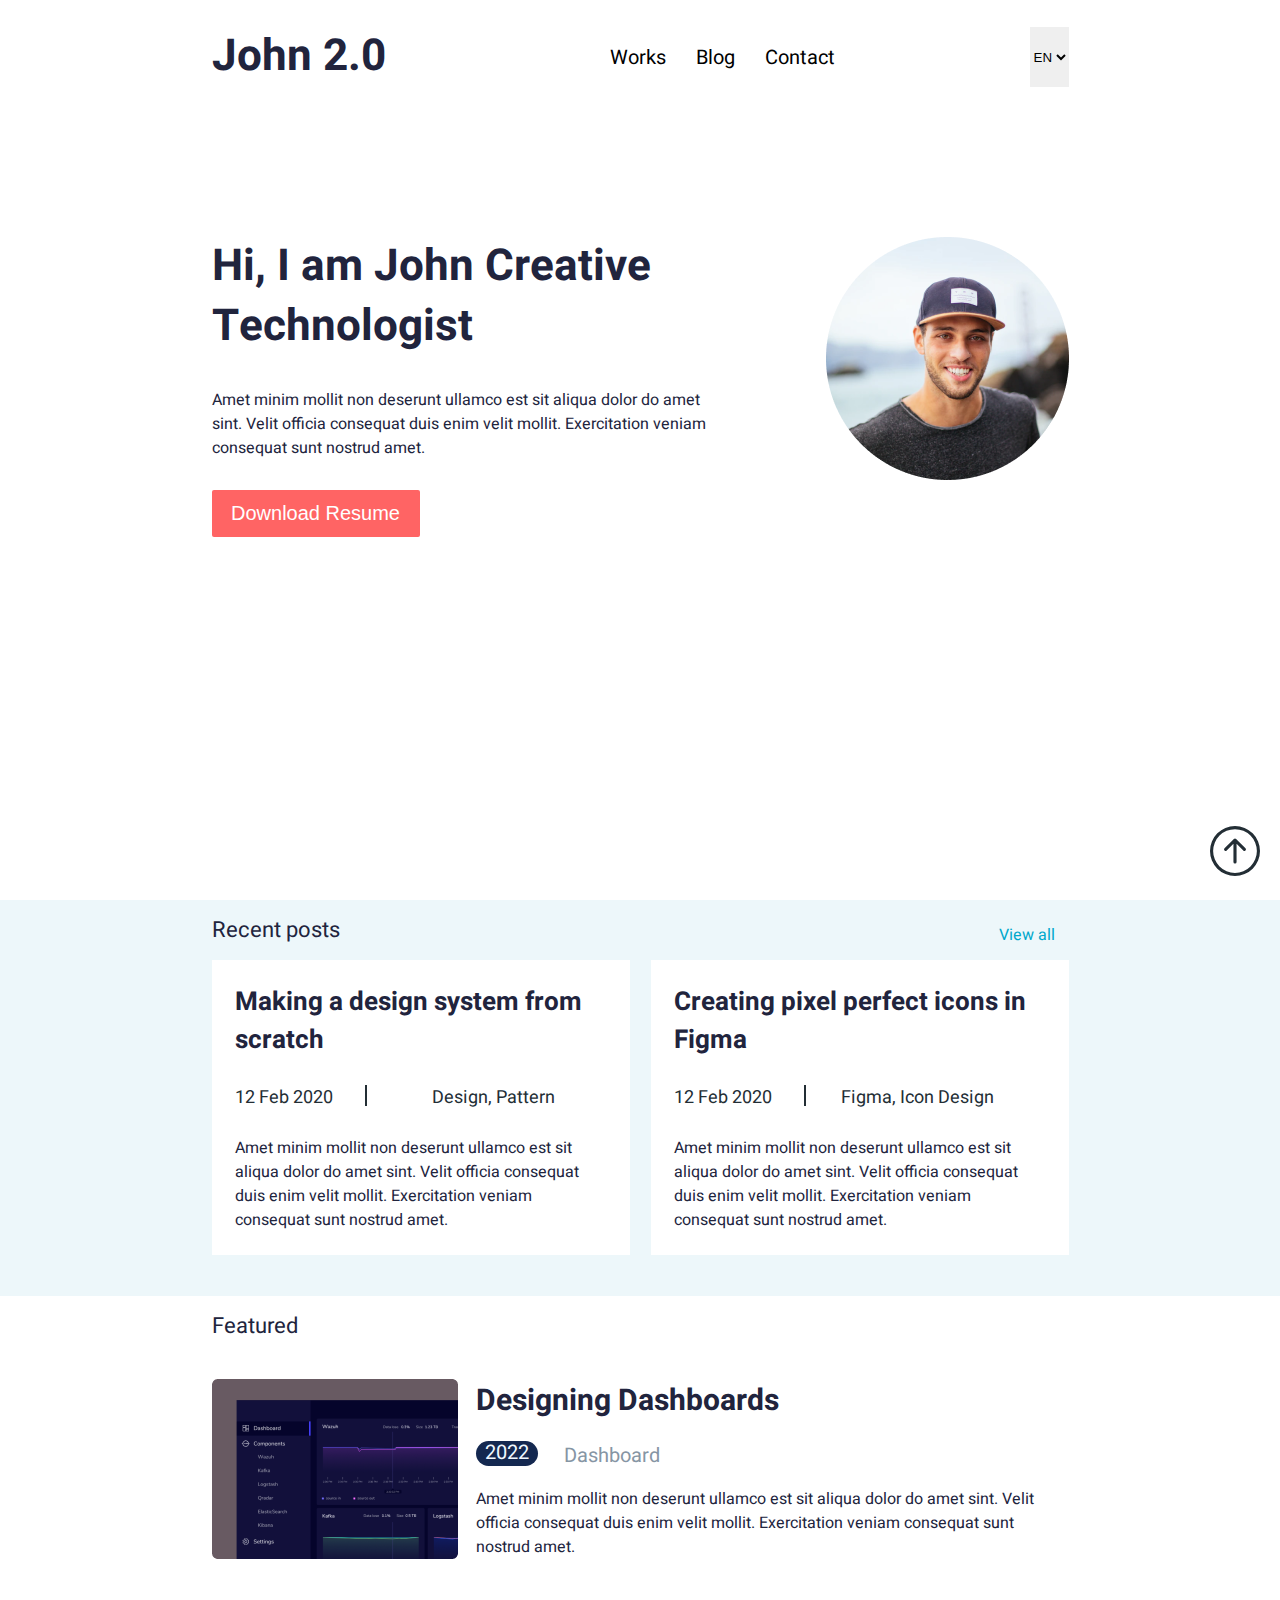
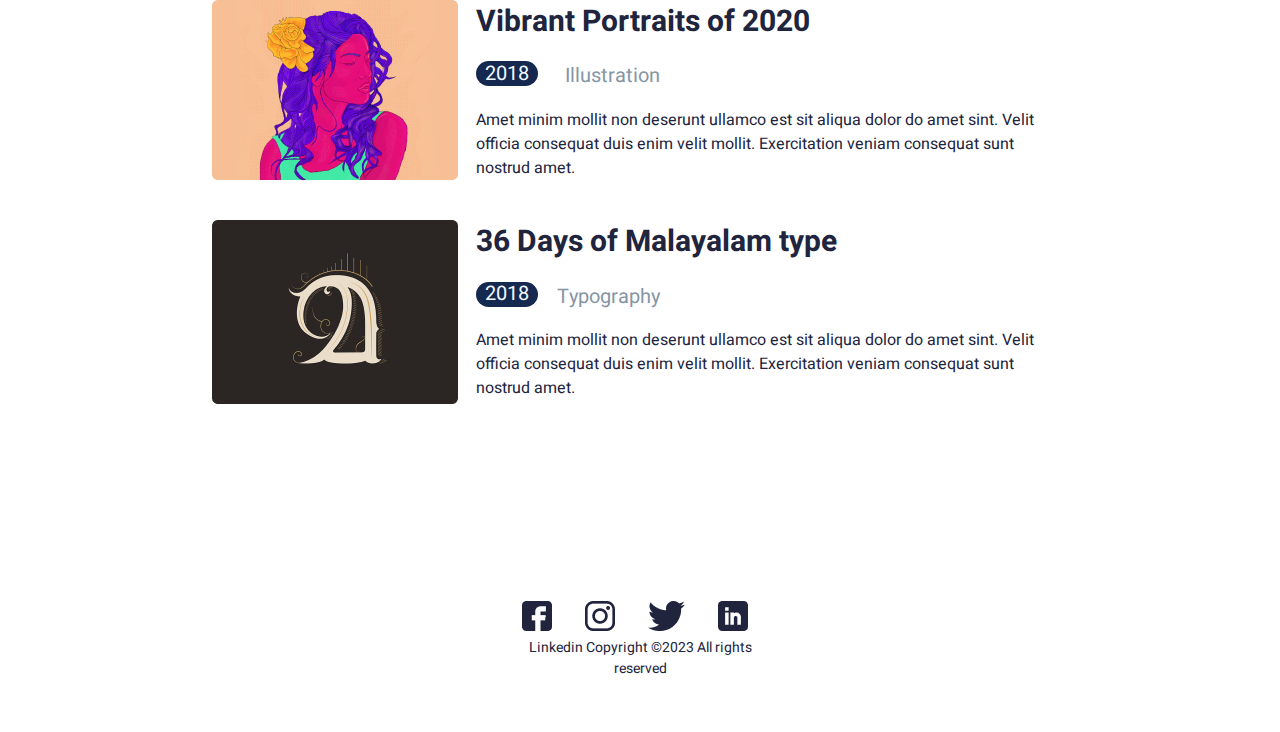
<file: index.html>
<!DOCTYPE html>
<html lang="en">
<head>
   <meta charset="UTF-8">
   <meta http-equiv="X-UA-Compatible" content="IE=edge">
   <meta name="viewport" content="width=device-width, initial-scale=1.0">
   <title>John</title>
   <link rel="stylesheet" href="css/style.css">
   <link rel="preconnect" href="https://fonts.googleapis.com"><link rel="preconnect" href="https://fonts.gstatic.com" crossorigin><link href="https://fonts.googleapis.com/css2?family=Heebo:wght@400;500;700;900&display=swap" rel="stylesheet">
</head>
<body>
   <div class="wrapper">
      <div class="button-link">
         
         <a href="#">
            <svg xmlns="http://www.w3.org/2000/svg" width="50" height="50" fill="currentColor" class="bi bi-arrow-up-circle" viewBox="0 0 16 16">
               <path fill-rule="evenodd" d="M1 8a7 7 0 1 0 14 0A7 7 0 0 0 1 8zm15 0A8 8 0 1 1 0 8a8 8 0 0 1 16 0zm-7.5 3.5a.5.5 0 0 1-1 0V5.707L5.354 7.854a.5.5 0 1 1-.708-.708l3-3a.5.5 0 0 1 .708 0l3 3a.5.5 0 0 1-.708.708L8.5 5.707V11.5z"/>
             </svg>
         </a>
      </div>
      
      <header class="header">
         <div class="container">
            <nav class="nvbar">
               <div class="logo lng-logo">John</div>
                  <ul class="menu">
                     
                     <li class="menu__list" ><a class="menu__link" href="./html/work/Work.html">Works</a></li>
                     <li class="menu__list" ><a class="menu__link" href="./html/blog/Blog.html">Blog</a></li>
                     <li class="menu__list" ><a class="menu__link" href="">Contact</a></li>
                  </ul>

                  <select class="change-lang">
                     <option value="en">EN</option>
                     <option value="ua">UA</option>


                  </select>

                 

            </nav>

            

            
            <div class="header-bottom">
               
               <div class="header-inner">
                  
                  <div class="header-inner__title lng-innenTitle">Hi, I am John,<p>
                     Creative Technologist</p></div>

                    
                  <div class="header-inner__text">Amet minim mollit non deserunt ullamco est sit aliqua dolor do amet sint. Velit officia consequat duis enim velit mollit. Exercitation veniam consequat sunt nostrud amet.</div>
                  
                  <button class="inner__button"><a class="buuton__link lng-innerButton" href="#">Download Resume</a></button>
                </div>

                <div class="header-button__img">
                  <img class="" src="img/21.png" alt="">
               </div>
            </div>
         </div>
      </header>

      <main class="main">
         <section class="main-blog">
            <div class="container">
               <div class="blog-text">
                  <div class="title lng-Recent">Recent posts</div>
                  <div class="blog-text__subslogan"><a class="blog-text__link lng-all" href="#">View all</a></div>


               </div>

               <div class="blog-carts">
                  <a href="#"><div class="blog-cart">
                     <div class="cart__title lng-cartMaking" >Making a design system from scratch</div>
                     <div class="cart-feb lng-feb">
                        <div class="cart-feb__data lng-crtDataOne">12 Feb 2020</div>
                        <div class="cart-feb__data">Design, Pattern</div>


                     </div>
                    

                     <div class="cart__text">Amet minim mollit non deserunt ullamco est sit aliqua dolor do amet sint. Velit officia consequat duis enim velit mollit. Exercitation veniam consequat sunt nostrud amet.</div>



                  </div></a>

                  <a href="#"><div class="blog-cart">
                     <div class="cart__title lng-cartPixel">Creating pixel perfect icons in Figma</div>
                     <div class="cart-feb">
                        <div class="cart-feb__data lng-crtDataTwo">12 Feb 2020</div>
                        <div class="cart-feb__data">Figma, Icon Design</div>


                     </div>
                    

                     <div class="cart__text">Amet minim mollit non deserunt ullamco est sit aliqua dolor do amet sint. Velit officia consequat duis enim velit mollit. Exercitation veniam consequat sunt nostrud amet.</div>



                  </div></a>
               </div>
            </div>

         </section>

         <section class="main-work">
            <div class="container">
               
                  <div class="title lng-featured">Featured <a href="/html/work/Work.html">works</a></div>
                  <div class="work-colums">
                     <!------3------->

                     <div class="work-colum">
                        <div class="work-colum__img">
                           <img src="img/4.png" alt="">
                        </div>
   
                        <div class="work-colum-inner">
                           <div class="work-colum-inner__title lng-Days">36 Days of Malayalam type</div>
                              <div class="work-colum-inner-datas">
                                 <div class="work-colum-inner-datas__year">2018</div>
                                 <div class="work-colum-inner-datas__text lng-Typography"><a href="./html/work/Designing/Designing.html">Typography</a></div>
   
                              </div>
                           <div class="work-colum-inner__text">Amet minim mollit non deserunt ullamco est sit aliqua dolor do amet sint. Velit officia consequat duis enim velit mollit. Exercitation veniam consequat sunt nostrud amet.</div>
   
   
   
                        </div>
                     </div>
                     
                     
                     <div class="work-colum">
                        <div class="work-colum__img">
                           <img src="img/3.png" alt="">
                        </div>
   
                        <div class="work-colum-inner">
                           <div class="work-colum-inner__title lng-Vibrant">Vibrant Portraits of 2020</div>
                              <div class="work-colum-inner-datas">
                                 <div class="work-colum-inner-datas__year">2018</div>
                                 <div class="work-colum-inner-datas__text lng-Illustration"><a href="./html/work/Designing/Designing.html">Illustration</a></div>
   
                              </div>
                           <div class="work-colum-inner__text">Amet minim mollit non deserunt ullamco est sit aliqua dolor do amet sint. Velit officia consequat duis enim velit mollit. Exercitation veniam consequat sunt nostrud amet.</div>
   
   
   
                        </div>
                     </div>
               
               
                     <!------1--------->
                  <div class="work-colum">
                     <div class="work-colum__img">
                        <img src="img/2.png" alt="">
                     </div>

                     <div class="work-colum-inner">
                        <div class="work-colum-inner__title lng-Designing">Designing Dashboards</div>
                           <div class="work-colum-inner-datas">
                              <div class="work-colum-inner-datas__year">2022</div>
                              <div class="work-colum-inner-datas__text lng-Dashboard"><a href="./html/work/Designing/Designing.html">Dashboard</a></div>

                           </div>
                        <div class="work-colum-inner__text">Amet minim mollit non deserunt ullamco est sit aliqua dolor do amet sint. Velit officia consequat duis enim velit mollit. Exercitation veniam consequat sunt nostrud amet.</div>



                     </div>
                  </div>

                  

                  

                  
               </div>
            </div>


         </section>

      </main>
      <footer class="footer">
         <div class="container">
            <div class="footer-contend">

               <div class="footer-ico">
                  <a class="inner-ico__img" href="https://www.instagram.com/"><img src="img/ico/1.png" alt="instagram"></a>
                  <a class="inner-ico__img" href="https://github.com/"><img src="img/ico/2.png" alt="git"></a>
                  <a class="inner-ico__img" href="https://twitter.com/"><img src="img/ico/3.png" alt="twitter"></a>
                  <a class="inner-ico__img" href="https://www.linkedin.com/"><img src="img/ico/4.png" alt="Linkedin"></a>
               </div>

              
           
   
               <div class="footer-text lng-footer">
                  Copyright ©2023 All rights reserved 
               </div>
            </div>
           

         </div>
      </footer>
   </div>

   <script src="js/lang.js"></script>
   
</body>
</html>
</file>
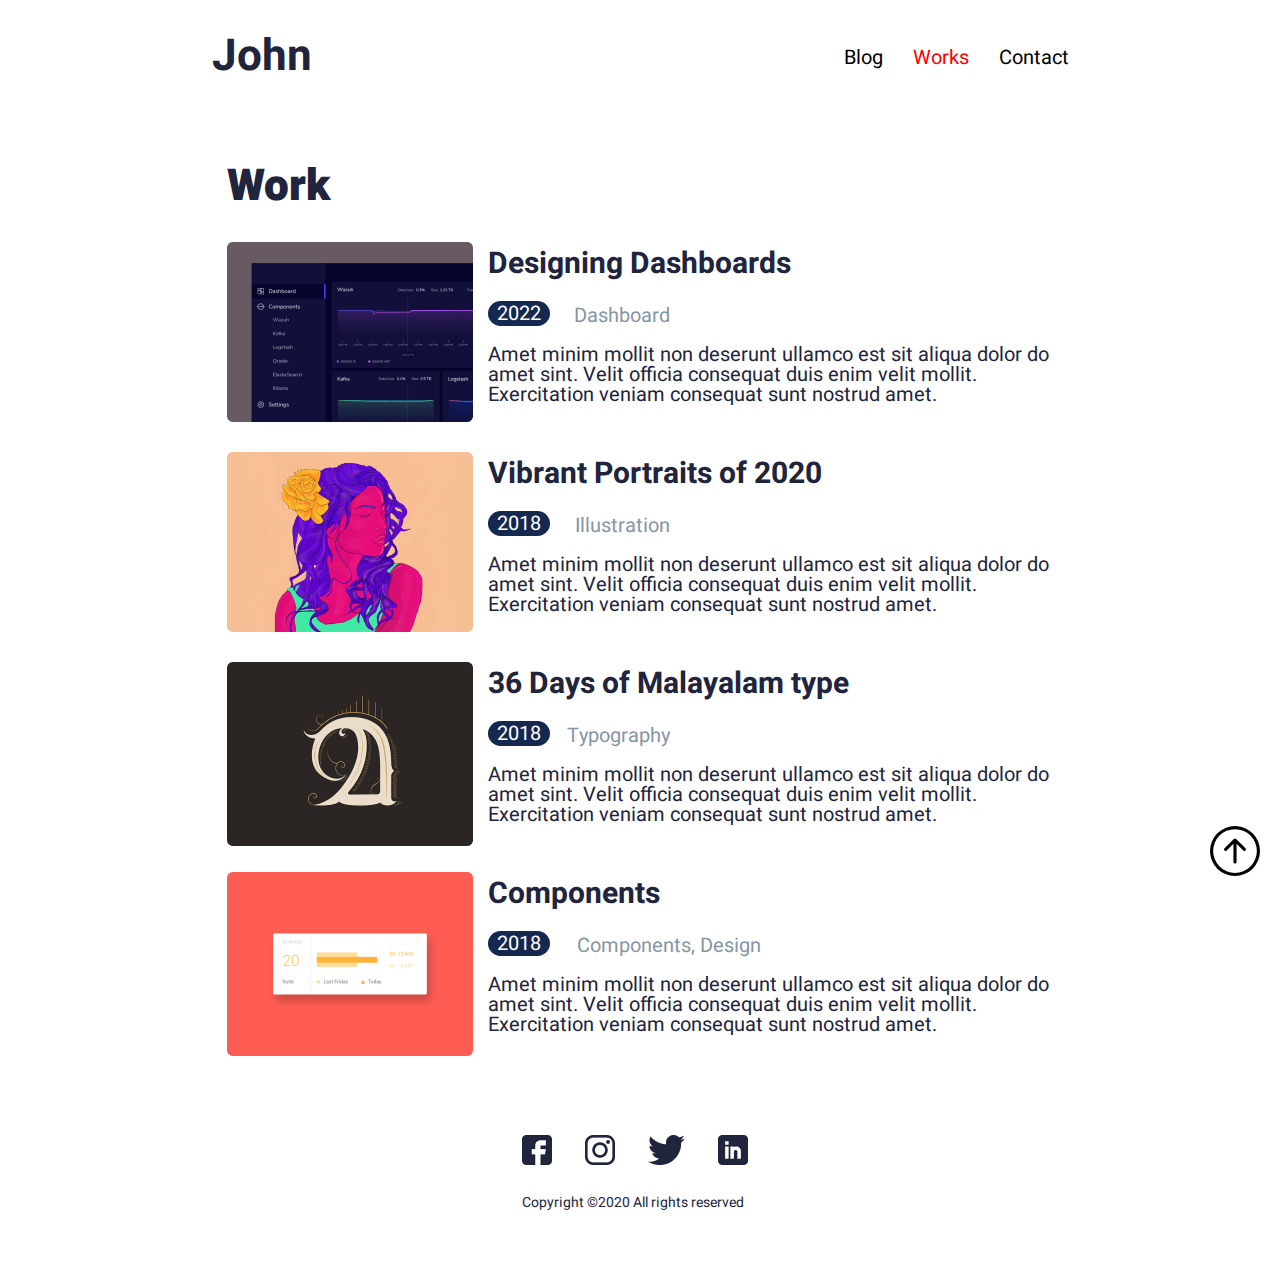
<file: html/work/Work.html>
<!DOCTYPE html>
<html lang="en">
<head>
   <meta charset="UTF-8">
   <meta http-equiv="X-UA-Compatible" content="IE=edge">
   <meta name="viewport" content="width=device-width, initial-scale=1.0">
   <title>John</title>
   <link rel="stylesheet" href="../../css/work.css">
   <link rel="preconnect" href="https://fonts.googleapis.com"><link rel="preconnect" href="https://fonts.gstatic.com" crossorigin><link href="https://fonts.googleapis.com/css2?family=Heebo:wght@400;500;700;900&display=swap" rel="stylesheet">
</head>
<body>
   <div class="wrapper">
      <div class="button-link">
         <a href="#">
            <svg xmlns="http://www.w3.org/2000/svg" width="50" height="50" fill="currentColor" class="bi bi-arrow-up-circle" viewBox="0 0 16 16">
               <path fill-rule="evenodd" d="M1 8a7 7 0 1 0 14 0A7 7 0 0 0 1 8zm15 0A8 8 0 1 1 0 8a8 8 0 0 1 16 0zm-7.5 3.5a.5.5 0 0 1-1 0V5.707L5.354 7.854a.5.5 0 1 1-.708-.708l3-3a.5.5 0 0 1 .708 0l3 3a.5.5 0 0 1-.708.708L8.5 5.707V11.5z"/>
             </svg>
         </a>
      </div>
      
      <main class="main">
         <div class="container">
         <nav class="nvbar">
            <div class="logo"><a href="../../index.html">John</a></div>
               <ul class="menu">
                  <li class="menu__list" ><a class="menu__link" href="#">Blog</a></li>
                  <li class="menu__list " ><a class="menu__link works ">Works</a></li>
                  <li class="menu__list" ><a class="menu__link" href="#">Contact</a></li>
               </ul>

         </nav>
         
         <section class="main-work">
            <div class="container">
               <div class="main-work-contend">

               
               
                  <div class="title">Work</div>
                  <div class="work-colums">

                     <div class="work-colum">
                        <div class="work-colum__img">
                           <img src="../../img/2.png" alt="">
                        </div>
   
                        <div class="work-colum-inner">
                           <div class="work-colum-inner__title">Designing Dashboards</div>
                              <div class="work-colum-inner-datas">
                                 <div class="work-colum-inner-datas__year">2022</div>
                                 <div class="work-colum-inner-datas__text"><a href="../work/Designing/Designing.html">Dashboard</a></div>
   
                              </div>
                           <div class="work-colum-inner__text">Amet minim mollit non deserunt ullamco est sit aliqua dolor do amet sint. Velit officia consequat duis enim velit mollit. Exercitation veniam consequat sunt nostrud amet.</div>
   
   
   
                        </div>
                     </div>

                     <div class="work-colum">
                        <div class="work-colum__img">
                           <img src="../../img/3.png" alt="">
                        </div>
   
                        <div class="work-colum-inner">
                           <div class="work-colum-inner__title">Vibrant Portraits of 2020</div>
                              <div class="work-colum-inner-datas">
                                 <div class="work-colum-inner-datas__year">2018</div>
                                 <div class="work-colum-inner-datas__text"><a href="#">Illustration</a></div>
   
                              </div>
                           <div class="work-colum-inner__text">Amet minim mollit non deserunt ullamco est sit aliqua dolor do amet sint. Velit officia consequat duis enim velit mollit. Exercitation veniam consequat sunt nostrud amet.</div>
   
   
   
                        </div>
                     </div>

                     <div class="work-colum">
                        <div class="work-colum__img">
                           <img src="../../img/4.png" alt="">
                        </div>
   
                        <div class="work-colum-inner">
                           <div class="work-colum-inner__title">36 Days of Malayalam type</div>
                              <div class="work-colum-inner-datas">
                                 <div class="work-colum-inner-datas__year">2018</div>
                                 <div class="work-colum-inner-datas__text"><a href="#">Typography</a></div>
   
                              </div>
                           <div class="work-colum-inner__text">Amet minim mollit non deserunt ullamco est sit aliqua dolor do amet sint. Velit officia consequat duis enim velit mollit. Exercitation veniam consequat sunt nostrud amet.</div>
   
   
   
                        </div>
                     </div>
                     



                     <div class="work-colum">
                        <div class="work-colum__img">
                           <img src="../../img/5.png" alt="">
                        </div>
   
                        <div class="work-colum-inner">
                           <div class="work-colum-inner__title">Components</div>
                              <div class="work-colum-inner-datase">
                                 <div class="work-colum-inner-datas__year">2018</div>
                                 <div class="work-colum-inner-datas__text"><a href="#">Components, Design</a></div>
   
                              </div>
                           <div class="work-colum-inner__text">Amet minim mollit non deserunt ullamco est sit aliqua dolor do amet sint. Velit officia consequat duis enim velit mollit. Exercitation veniam consequat sunt nostrud amet.</div>
   
   
   
                        </div>
                     </div>
                     <!------3------->

                     
                     
                     
               
               
                     
                  

                  

                  
               </div>
                  

                  
               </div>
            </div>


         </section>

      </main>
      <footer class="footer">
         <div class="container">
            <div class="footer-contend">
               <div class="footer-ico">
                  <a class="inner-ico__img" href="https://www.instagram.com/"><img src="../../img/ico/1.png" alt="instagram"></a>
                  <a class="inner-ico__img" href="https://github.com/"><img src="../../img/ico/2.png" alt="git"></a>
                  <a class="inner-ico__img" href="https://twitter.com/"><img src="../../img/ico/3.png" alt="twitter"></a>
                  <a class="inner-ico__img" href="https://www.linkedin.com/"><img src="../../img/ico/4.png" alt="Linkedin"></a>
               </div>
   
               <div class="footer-text">
                  Copyright ©2020 All rights reserved 
               </div>
            </div>
           

         </div>
      </footer>
        
            

            

            
         </div>
  

      
   </div>
   
</body>
</html>
</file>
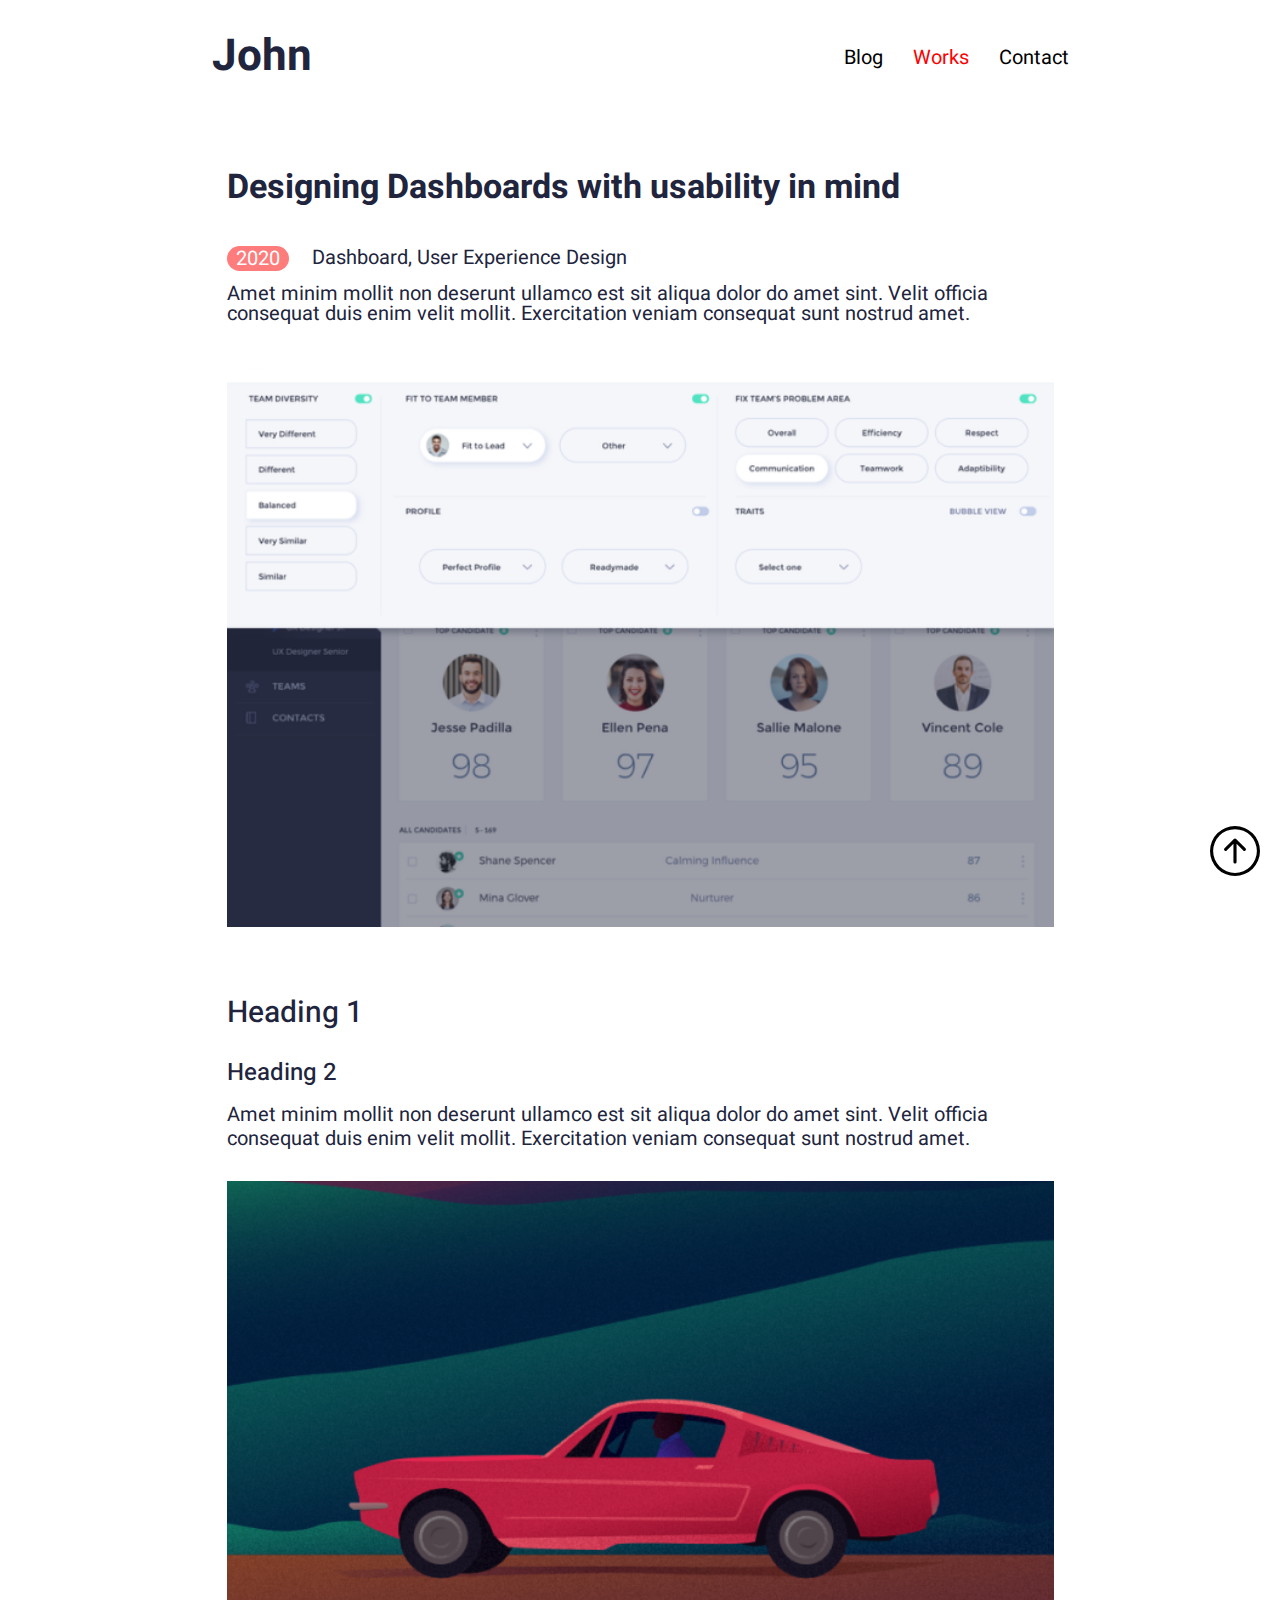
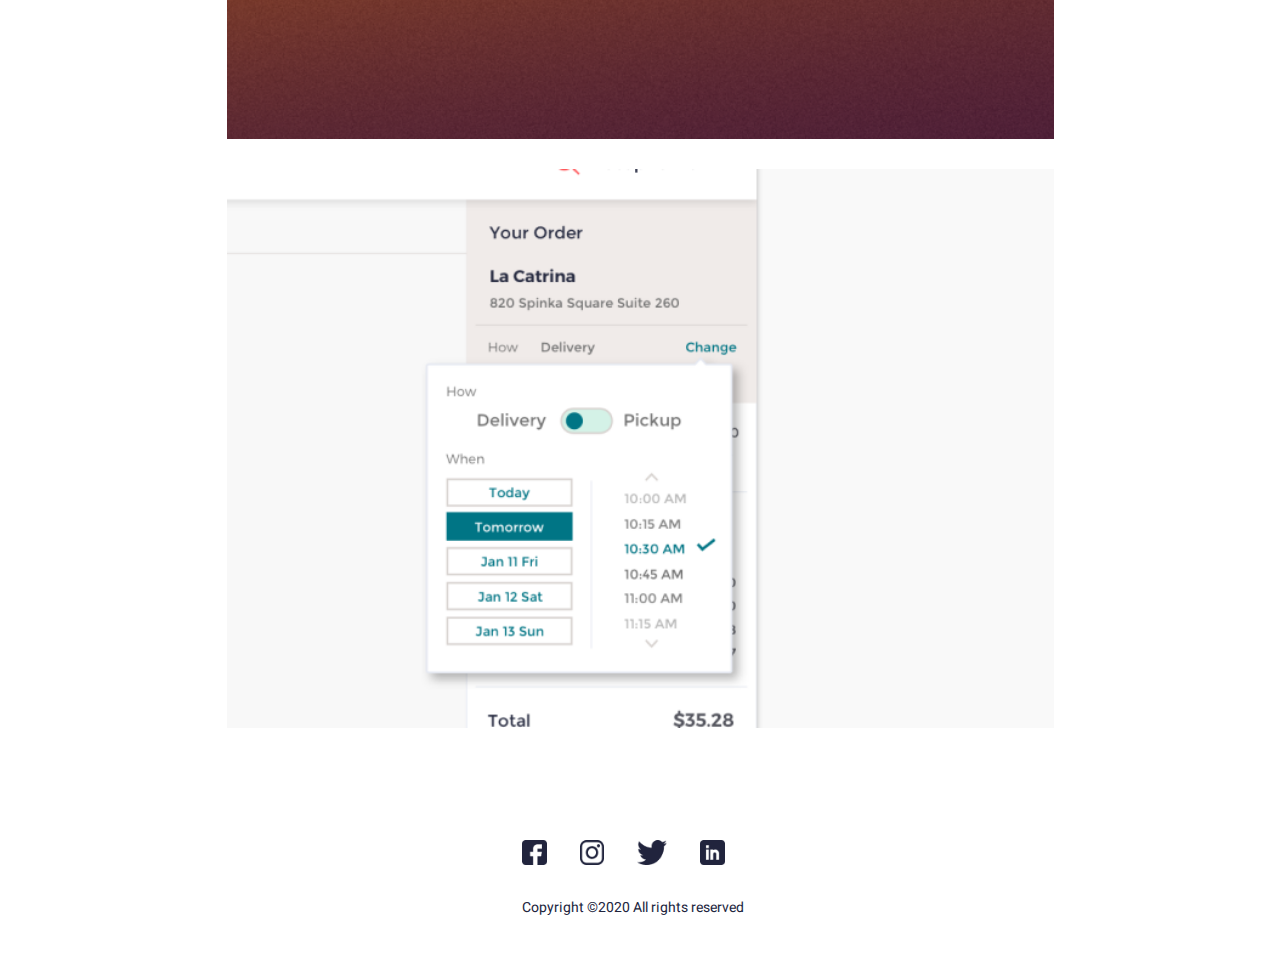
<file: html/work/Designing/Designing.html>
<!DOCTYPE html>
<html lang="en">
<head>
   <meta charset="UTF-8">
   <meta http-equiv="X-UA-Compatible" content="IE=edge">
   <meta name="viewport" content="width=device-width, initial-scale=1.0">
   <title>John</title>
   <link rel="stylesheet" href="css/work.css">
   <link rel="preconnect" href="https://fonts.googleapis.com"><link rel="preconnect" href="https://fonts.gstatic.com" crossorigin><link href="https://fonts.googleapis.com/css2?family=Heebo:wght@400;500;700;900&display=swap" rel="stylesheet">
</head>
<body>
   <div class="wrapper">
      <div class="button-link">
         <a href="#">
            <svg xmlns="http://www.w3.org/2000/svg" width="50" height="50" fill="currentColor" class="bi bi-arrow-up-circle" viewBox="0 0 16 16">
               <path fill-rule="evenodd" d="M1 8a7 7 0 1 0 14 0A7 7 0 0 0 1 8zm15 0A8 8 0 1 1 0 8a8 8 0 0 1 16 0zm-7.5 3.5a.5.5 0 0 1-1 0V5.707L5.354 7.854a.5.5 0 1 1-.708-.708l3-3a.5.5 0 0 1 .708 0l3 3a.5.5 0 0 1-.708.708L8.5 5.707V11.5z"/>
             </svg>
         </a>
      </div>
      
      <main class="main">
         <div class="container">
         <nav class="nvbar">
            <div class="logo"><a href="../../../index.html">John</a></div>
               <ul class="menu">
                  <li class="menu__list" ><a class="menu__link" href="#">Blog</a></li>
                  <li class="menu__list " ><a class="menu__link works " href="../Work.html">Works</a></li>
                  <li class="menu__list" ><a class="menu__link" href="#">Contact</a></li>
               </ul>

         </nav>
         
         <section class="main-designing ">
            <div class="container">
               <div class="main-designing-contend">
                  
                     <div class="main-designing__slogan">Designing Dashboards with usability in mind</div>
                  
                     <div class="main-designing-date">
                        <div class="main-designing__year">2020</div>
                        <div class="main-designing__text">Dashboard, User Experience Design</div>
                     </div>
                     <div class="text">Amet minim mollit non deserunt ullamco est sit aliqua dolor do amet sint. Velit officia consequat duis enim velit mollit. Exercitation veniam consequat sunt nostrud amet.</div>
                     
                     <div class="designing-oneimg"><img src="img/1.png" alt=""></div>

                     <div class="main-designing__title">Heading 1</div>
                     <div class="main-designing__subtitle">Heading 2</div>
                     <div class="main-designing__text">Amet minim mollit non deserunt ullamco est sit aliqua dolor do amet sint. Velit officia consequat duis enim velit mollit. Exercitation veniam consequat sunt nostrud amet.</div>

                     <div class="designing-duimg"><img src="img/2.png" alt=""></div>
                     <div class="designing-timg"><img src="img/3.png" alt=""></div>








            
                  
               </div>
            </div>


         </section>

      </main>
      <footer class="footer">
         <div class="container">
            <div class="footer-contend">
               <div class="footer-ico">
                  <a class="inner-ico__img" href="https://www.instagram.com/"><img src="img/ico/1.png" alt="instagram"></a>
                  <a class="inner-ico__img" href="https://github.com/"><img src="img/ico/2.png" alt="git"></a>
                  <a class="inner-ico__img" href="https://twitter.com/"><img src="img/ico/3.png" alt="twitter"></a>
                  <a class="inner-ico__img" href="https://www.linkedin.com/"><img src="img/ico/4.png" alt="Linkedin"></a>
               </div>
   
               <div class="footer-text">
                  Copyright ©2020 All rights reserved 
               </div>
            </div>
           

         </div>
      </footer>
        
            

            

            
         </div>
  

      
   </div>
   
</body>
</html>
</file>
<file: css/style.css>
html, body{
   height: 100%;
   font-size: 20px;
   color: #21243D;
   font-weight: 400;
   line-height: 1;    
   font-family: 'Heebo', sans-serif;
   
  

}

*,
*::before,
*::after{
   padding: 0;
   margin: 0;
   border: 0;
   box-sizing: border-box;

}
ul, ol, li{
   list-style: none;
}

img{
   vertical-align: top;

}

a{
   color: #232E35;
   text-decoration: none;
}

h1, h2, h3, h4, h5, h5{
   font-weight: inherit;
   font-size: inherit;
}

._ibg{
   position: relative;
   
   
}

._ibg img{
   position: absolute;
   width: 100%;
   height: 100%;
   top: 0;
   left: 0;
   object-fit: cover;
}



.container{
   max-width: 857px;
   margin: 0 auto;
   padding: 0px 15px;
   box-sizing: content-box;
}

.slogan{
   letter-spacing: 7.5px;
   font-size: 12px;
   line-height: 24px;
   left: ;
}




.main{
   flex: 1 1 auto;
}

/********navigation***************/























.wrapper {
   min-height: 100%;
   overflow: hidden;
   display: flex;
   flex-direction: column;
   

}

.nvbar {
   margin-top: 27px;
   display: flex;
   justify-content: space-between;
   /***border: solid 1px red;**/
}
.logo {
   font-family: 'Heebo';
font-style: normal;
font-weight: 700;
font-size: 44px;
line-height: 60px;
}
.menu {
   display: flex;
   align-items: center;
}

.menu__link {
   margin-left: 30px;
   font-size: 20px;
line-height: 29px;
color: #000000;
transition-duration:1s ;


  
   }
   .menu__link::after{
      content: "";
      width: 80px;
      height: 0;
      background-color: red;

   }
   .menu__link:hover{
      font-size: 21px;
      transition-duration:0.3s ;
      
   
   }
   .header{
      height: 100vh;
   }
.header-bottom {
   
   position: relative;
   top: 150px;
   max-width: 857px;
   
   height: 300px;
   /***border: solid 1px rebeccapurple;***/
   display: flex;
   justify-content: space-between;
}
.header-button__img {
}
.header-inner {
   width: 497px;
   
   display: flex;
   flex-direction: column;
   justify-content: space-between;
  /**** border: solid 1px red;***/
  
}
.header-inner__title {
  
   

   font-family: 'Heebo';
font-style: normal;
font-weight: 700;
font-size: 44px;
line-height: 60px;
bottom: ;


color: #21243D;
}
.header-inner__text {
   font-family: 'Heebo';
font-style: normal;
font-weight: 400;
font-size: 16px;
line-height: 24px;
}

.inner__button {
   width: 208px;
   height: 47px;
   
   background-color: #FF6464;
   border-radius: 2px;
   transition-duration: 1s;

   

}
.buuton__link {
   color: #ffff;
   font-weight: 500;
font-size: 20px;
line-height: 29px;

}

.inner__button:hover{
   border-radius: 10px;
   transition-duration: 1s;
}
/***************main***********/
.main {
}
.main-blog {
   position: relative;
   width: 100%;
   height: 396px;
   background-color: #EDF7FA;
  
}



.blog-text {
   display: flex;
   justify-content: space-between;
}
.title {
   font-size: 22px;
line-height: 60px;
}
.blog-text__subslogan{
   width: 70px;
   height: 3px;
   
   font-size: 16px;
   padding-top: 27px;
   transition-duration: 1s;

}



.blog-text__link:hover{
   
   
   border-radius: 2px;
   font-size: 18px;
   transition-duration: 0.6s;
}
.blog-text__link{

   
   transition-duration: 1s;
  

color: #00A8CC;

}
.blog-carts {
   display: flex;
   justify-content: space-between;
}

.blog-cart:hover{
   background-color: #00A8CC;
   transition-duration: 1s;

}
.blog-cart {
   transition-duration: 1s;

   display: flex;
   flex-direction: column;
   justify-content: space-between;
   width: 418px;
   height: 295px;
   background-color: #fff;
   padding: 23px;
}
.cart__title {
   font-weight: 700;
font-size: 26px;
line-height: 38px;

/* Dark Color */

color: #21243D;
}
.cart-feb {
   position: relative;
   width: 320px;
   display: flex;
   justify-content: space-between;

}

.cart-feb::after{
   content: "";
   position: absolute;
   left: 130px;
   width: 0;
   height: 21px;
   border: solid 1px ;
}
.cart-feb__data {
   font-weight: 400;
font-size: 18px;
line-height: 26px;
}
.cart__text {
   font-weight: 400;
font-size: 16px;
line-height: 24px;

/* Dark Color */

color: #21243D;
}
/********works*************/

.main-work{
   height: 852px;
  /**border: solid 1px red;**/
  

}

.work-colums {
   padding-top: 23px;
   display: flex;
   flex-direction: column-reverse;
   justify-content: space-between;
   
   height: 650px;
   
   

}
.work-colum {
   position: relative;
   width: 100%;
   height: 186px;
   display: flex;
  /** border: solid 1px red;**/
   justify-content: space-between;


}

.work-colum__img {
}
.work-colum-inner {
   margin-left: 18px;
   height: 180px;
   display: flex;
   flex-direction: column ;
   justify-content: space-between;
}
.work-colum-inner__title {
   font-weight: 700;
font-size: 30px;
line-height: 44px;
}
.work-colum-inner-datas {
   width: 184px;
   justify-content: space-between;
   display: flex;
}
.work-colum-inner-datas__year {
   width: 62px;
   height: 25px;
   border-radius: 16px;
   background: #142850;
   color: aliceblue;
   text-align: center;
   align-items: center;
   display: flex;
   justify-content: center;

}
.work-colum-inner-datas__text a {
   color: #8695A4;

   font-weight: 400;
font-size: 20px;
line-height: 29px;

}
.work-colum-inner__text {
   font-weight: 400;
font-size: 16px;
line-height: 24px;
}









.button-link{
   
   position: fixed;
   right: 20px;
   bottom: 20px;
   z-index: 3;
}

/*******footer********/
.footer {
   height: 184px;
   
   text-align: center;
   display: flex;
   align-items: center;
}

  

.footer-contend{
   position: relative;
 

   width: 236px;
   height: 78px;
  
}

.footer-ico {
   display: flex;
   justify-content: space-between;
}
.footer-text {
   position: absolute;
   bottom: 0;
   font-size: 14px;
line-height: 21px;
}



.inner-ico__img img:hover{
   -webkit-animation: swing 0.6s ease;
   animation: swing 0.6s ease;
    -webkit-animation-iteration-count: 1;
    animation-iteration-count: 1;
}

@-webkit-keyframes swing {
   15% {
     -webkit-transform: translateX(9px);
     transform: translateX(9px);
   }
   30% {
     -webkit-transform: translateX(-9px);
     transform: translateX(-9px);
   }
   40% {
     -webkit-transform: translateX(6px);
     transform: translateX(6px);
   }
   50% {
     -webkit-transform: translateX(-6px);
     transform: translateX(-6px);
   }
   65% {
     -webkit-transform: translateX(3px);
     transform: translateX(3px);
   }
   100% {
     -webkit-transform: translateX(0);
     transform: translateX(0);
   }
 }
 
 @keyframes swing {
   15% {
     -webkit-transform: translateX(9px);
     transform: translateX(9px);
   }
   30% {
     -webkit-transform: translateX(-9px);
     transform: translateX(-9px);
   }
   40% {
     -webkit-transform: translateX(6px);
     transform: translateX(6px);
   }
   50% {
     -webkit-transform: translateX(-6px);
     transform: translateX(-6px);
   }
   65% {
     -webkit-transform: translateX(3px);
     transform: translateX(3px);
   }
   100% {
     -webkit-transform: translateX(0);
     transform: translateX(0);
   }
 }
 
 

.inner-ico__img {
   transition-duration: 1s;

   
   margin-right:33px ;
}
/********adaptadion*********/
@media (max-width: 400px){
   
  
   .menu {
      display: none;
   }

   
      .container{
         max-width: 354px;
         
         
      }

   
   

   .header-bottom {
      
      top: 50px;
      max-width: 400px;
      height: 525px;
      position: relative;
      display: flex;
      flex-direction: column   ;
      justify-content: center;
      padding-left: 5px;
      
      
   }
   .header-inner__title {
      position: absolute;
      font-size: 32px;
      line-height: 40px;
      text-align: center;
      bottom: 191px;

   }
   .header-inner__text {
      width: 328px;
height: 96px;
      position: absolute;
      font-size: 16px;
      line-height: 24px;
      bottom: 74px;
text-align: center;
   }
   .inner__button {
      position: absolute;
      bottom: 0;
      left: 52px;
   }
   .buuton__link {
   }
   .header-button__img img {
      width: 170px;
      height: 180px;
      position: absolute;
      top: 0;
      left: 75px;
     
   }
   /********/
   .main {
   }
   .main-blog {
      height: 645px;
      
      
      
   }
   .blog-text {
      display: flex;
      justify-content: center;
   }
   .title {
      text-align: center;
      
   }
   .blog-text__subslogan {
      display: none;
   }
   .blog-carts {
      height: 551px;
      
      flex-direction: column ;
      
   }
   .blog-cart {
      width: 354px;
      height: 266px;
      
   }
   .cart__title {
   }
   .cart-feb {
   }
   .cart-feb__data {
   }
   .cart__text {
   }
   /*************/
   .main-work {
      position: relative;
      height: 1800px;
      
      
      
   }
   .work-colums {
      height: 1600px;
      
      position: absolute;
         bottom: 100px;
     
      
   }
   .work-colum {
      flex-direction: column;
      display: flex;
      justify-content: space-between;
      
      
      width: 344px;
      height: 455px;
   }
   .work-colum__img img {
      width: 100%;
   }
  
    
   .work-colum-inner {
      left: -15px;
      position: relative;
      max-width: 100%;
      height: 190px;
      display: flex;
      justify-content: space-between;
      
      
   }
   .work-colum-inner__title {
      font-size: 24px
   }

}
   
   
   /*****************/
   .footer {
      
   }
   .footer-contend {
   }
   
   .footer-text {
   }
</file>
<file: css/work.css>
html, body{
   height: 100%;
   font-size: 20px;
   color: #21243D;
   font-weight: 400;
   line-height: 1;    
   font-family: 'Heebo', sans-serif;
   
  

}

*,
*::before,
*::after{
   padding: 0;
   margin: 0;
   border: 0;
   box-sizing: border-box;

}
ul, ol, li{
   list-style: none;
}

img{
   vertical-align: top;

}

a{
   
   text-decoration: none;
}

h1, h2, h3, h4, h5, h5{
   font-weight: inherit;
   font-size: inherit;
}

._ibg{
   position: relative;
   
   
}

._ibg img{
   position: absolute;
   width: 100%;
   height: 100%;
   top: 0;
   left: 0;
   object-fit: cover;
}



.container{
   max-width: 857px;
   margin: 0 auto;
   padding: 0px 15px;
   box-sizing: content-box;
}

.slogan{
   letter-spacing: 7.5px;
   font-size: 12px;
   line-height: 24px;
   left: ;
}




.main{
   flex: 1 1 auto;
}

/********navigation***************/




li a{
   color: red;
}

.button-link a{
   
   position: fixed;
   right: 20px;
   bottom: 20px;
   z-index: 3;
   color: #000000;
}

.main-work {


}
.container {
}
.main-work-contend {padding-top: 70px;
   
}

.work-colums {
   padding-top: 25px;
   
   
   display: flex;
   justify-content: space-between;
   flex-direction: column;



   
   
}
.work-colum {
   
   display: flex;
   justify-content: space-between;
   height: 210px;
   display: flex;
   
}
.work-colum__img {
}
.work-colum-inner {

   
   padding-left: 15px;
   position: relative   ;
   height: 163px;
   display: flex;
   justify-content: space-between;
   flex-direction: column;
   
   
}

.work-colum-inner-datas{
   display: flex;
}
.work-colum-inner__title {
   font-weight: 700;
font-size: 30px;
line-height: 44px;
}

.work-colum-inner-datas{
   width: 182px;
   justify-content: space-between;
   display: flex;
   

}

.work-colum-inner-datase {
   width: 273px;
   justify-content: space-between;
   display: flex;
   
}
.work-colum-inner-datas__year {
   display: flex;
   align-items: center;
   justify-content: center;
   width: 62px;
   height: 25px;
   border-radius: 16px;
   background-color: #142850;
   color: #fff;
   
}
.work-colum-inner-datas__text a {
   font-weight: 400;
font-size: 20px;
line-height: 29px;

/* Light */

color: #8695A4;
}
.work-colum-inner__text {
}
.work-colum-inner-datas {
}














.wrapper {
   min-height: 100%;
   overflow: hidden;
   display: flex;
   flex-direction: column;
   

}
.title{
   font-size: 44px;
line-height: 60px;
font-style: normal;
font-weight: 900;
}

.nvbar {
   margin-top: 27px;
   display: flex;
   justify-content: space-between;
   /***border: solid 1px red;**/
}
.logo a {
   font-family: 'Heebo';
font-style: normal;
font-weight: 700;
font-size: 44px;
line-height: 60px;
color: #21243D;
}
.menu {
   display: flex;
   align-items: center;
}

.menu__link {
   margin-left: 30px;
   font-size: 20px;
line-height: 29px;
color: #000000;
}
.works{
   color:red;
}


/********works*************/




/*******footer********/
.footer {
   height: 184px;
   
   text-align: center;
   display: flex;
   align-items: center;
}

  

.footer-contend{
   position: relative;
 

   width: 236px;
   height: 78px;
  
}

.footer-ico {
   display: flex;
   justify-content: space-between;
}
.footer-text {
   position: absolute;
   bottom: 0;
   font-size: 14px;
line-height: 21px;
}


.inner-ico__img img:hover{
   -webkit-animation: swing 0.6s ease;
   animation: swing 0.6s ease;
    -webkit-animation-iteration-count: 1;
    animation-iteration-count: 1;
}

@-webkit-keyframes swing {
   15% {
     -webkit-transform: translateX(9px);
     transform: translateX(9px);
   }
   30% {
     -webkit-transform: translateX(-9px);
     transform: translateX(-9px);
   }
   40% {
     -webkit-transform: translateX(6px);
     transform: translateX(6px);
   }
   50% {
     -webkit-transform: translateX(-6px);
     transform: translateX(-6px);
   }
   65% {
     -webkit-transform: translateX(3px);
     transform: translateX(3px);
   }
   100% {
     -webkit-transform: translateX(0);
     transform: translateX(0);
   }
 }
 
 @keyframes swing {
   15% {
     -webkit-transform: translateX(9px);
     transform: translateX(9px);
   }
   30% {
     -webkit-transform: translateX(-9px);
     transform: translateX(-9px);
   }
   40% {
     -webkit-transform: translateX(6px);
     transform: translateX(6px);
   }
   50% {
     -webkit-transform: translateX(-6px);
     transform: translateX(-6px);
   }
   65% {
     -webkit-transform: translateX(3px);
     transform: translateX(3px);
   }
   100% {
     -webkit-transform: translateX(0);
     transform: translateX(0);
   }
 }
 
 

.inner-ico__img {
   transition-duration: 1s;

   
   margin-right:33px ;
}
</file>
<file: html/work/Designing/css/work.css>
html, body{
   height: 100%;
   font-size: 20px;
   color: #21243D;
   font-weight: 400;
   line-height: 1;    
   font-family: 'Heebo', sans-serif;
   
  

}

*,
*::before,
*::after{
   padding: 0;
   margin: 0;
   border: 0;
   box-sizing: border-box;

}
ul, ol, li{
   list-style: none;
}

img{
   vertical-align: top;

}

a{
   
   text-decoration: none;
}

h1, h2, h3, h4, h5, h5{
   font-weight: inherit;
   font-size: inherit;
}

._ibg{
   position: relative;
   
   
}

._ibg img{
   position: absolute;
   width: 100%;
   height: 100%;
   top: 0;
   left: 0;
   object-fit: cover;
}



.container{
   max-width: 857px;
   margin: 0 auto;
   padding: 0px 15px;
   box-sizing: content-box;

   
}

.slogan{
   letter-spacing: 7.5px;
   font-size: 12px;
   line-height: 24px;
   
}




.main{
   flex: 1 1 auto;
}

/********navigation***************/

.designing-oneimg{
   padding-top: 44px;
}




li a{
   color: red;
}

.button-link a{
   
   position: fixed;
   right: 20px;
   bottom: 20px;
   z-index: 3;
   color: #000000;
}















.wrapper {
   min-height: 100%;
   overflow: hidden;
   display: flex;
   flex-direction: column;
   

}
.title{
   font-size: 44px;
line-height: 60px;
font-style: normal;
font-weight: 900;
}

.nvbar {
   margin-top: 27px;
   display: flex;
   justify-content: space-between;
   /***border: solid 1px red;**/
}
.logo a {
   font-family: 'Heebo';
font-style: normal;
font-weight: 700;
font-size: 44px;
line-height: 60px;
color: #21243D;
}
.menu {
   display: flex;
   align-items: center;
}

.menu__link {
   margin-left: 30px;
   font-size: 20px;
line-height: 29px;
color: #000000;
}
.works{
   color:red;
}


/********works*************/



.main-designing-contend {

position: relative;
   height: 2300px;
   
   top: 75px;
}
.main-designing__slogan {
   font-weight: 700;
font-size: 34px;
line-height: 50px;

/* Dark Color */

color: #21243D;
}
.main-designing-date {
   padding-top: 34px ;
   display: flex;
   width: 400px;
   justify-content: space-between;
}
.main-designing__year {
   display: flex;
   align-items: center;
   justify-content: center;
   width: 62px;
   height: 25px;
   border-radius: 16px;
   background-color: #FF7C7C;
   color: #fff;
}
.main-designing__text {
   font-weight: 400;
font-size: 20px;
line-height: 29px;

}
.text {
   padding-top: 13px;
}

img{
   width: 100%;
}

.designing-img{
   padding-top: 44px;
}




.designing-oneimg {
}
.main-designing__title {
   padding-top: 56px;
   font-weight: 500;
font-size: 30px;
line-height: 60px;
}
.main-designing__subtitle {
   font-weight: 500;
font-size: 24px;
line-height: 60px;
}

.main-designing__text{
   font-weight: 400;
font-size: 20px;
line-height: 24px;
}
.designing-duimg {
   padding-top: 30px;
   
}
.designing-timg {
   padding-top: 30px;
   

}



/*******footer********/
.footer {
   height: 184px;
   
   text-align: center;
   display: flex;
   align-items: center;
}

  

.footer-contend{
   position: relative;
 

   width: 236px;
   height: 78px;
  
}

.footer-ico {
   display: flex;
   justify-content: space-between;
}
.footer-text {
   position: absolute;
   bottom: 0;
   font-size: 14px;
line-height: 21px;
}


.inner-ico__img img:hover{
   -webkit-animation: swing 0.6s ease;
   animation: swing 0.6s ease;
    -webkit-animation-iteration-count: 1;
    animation-iteration-count: 1;
}

@-webkit-keyframes swing {
   15% {
     -webkit-transform: translateX(9px);
     transform: translateX(9px);
   }
   30% {
     -webkit-transform: translateX(-9px);
     transform: translateX(-9px);
   }
   40% {
     -webkit-transform: translateX(6px);
     transform: translateX(6px);
   }
   50% {
     -webkit-transform: translateX(-6px);
     transform: translateX(-6px);
   }
   65% {
     -webkit-transform: translateX(3px);
     transform: translateX(3px);
   }
   100% {
     -webkit-transform: translateX(0);
     transform: translateX(0);
   }
 }
 
 @keyframes swing {
   15% {
     -webkit-transform: translateX(9px);
     transform: translateX(9px);
   }
   30% {
     -webkit-transform: translateX(-9px);
     transform: translateX(-9px);
   }
   40% {
     -webkit-transform: translateX(6px);
     transform: translateX(6px);
   }
   50% {
     -webkit-transform: translateX(-6px);
     transform: translateX(-6px);
   }
   65% {
     -webkit-transform: translateX(3px);
     transform: translateX(3px);
   }
   100% {
     -webkit-transform: translateX(0);
     transform: translateX(0);
   }
 }
 
 

.inner-ico__img {
   transition-duration: 1s;

   
   margin-right:33px ;
}
</file>
